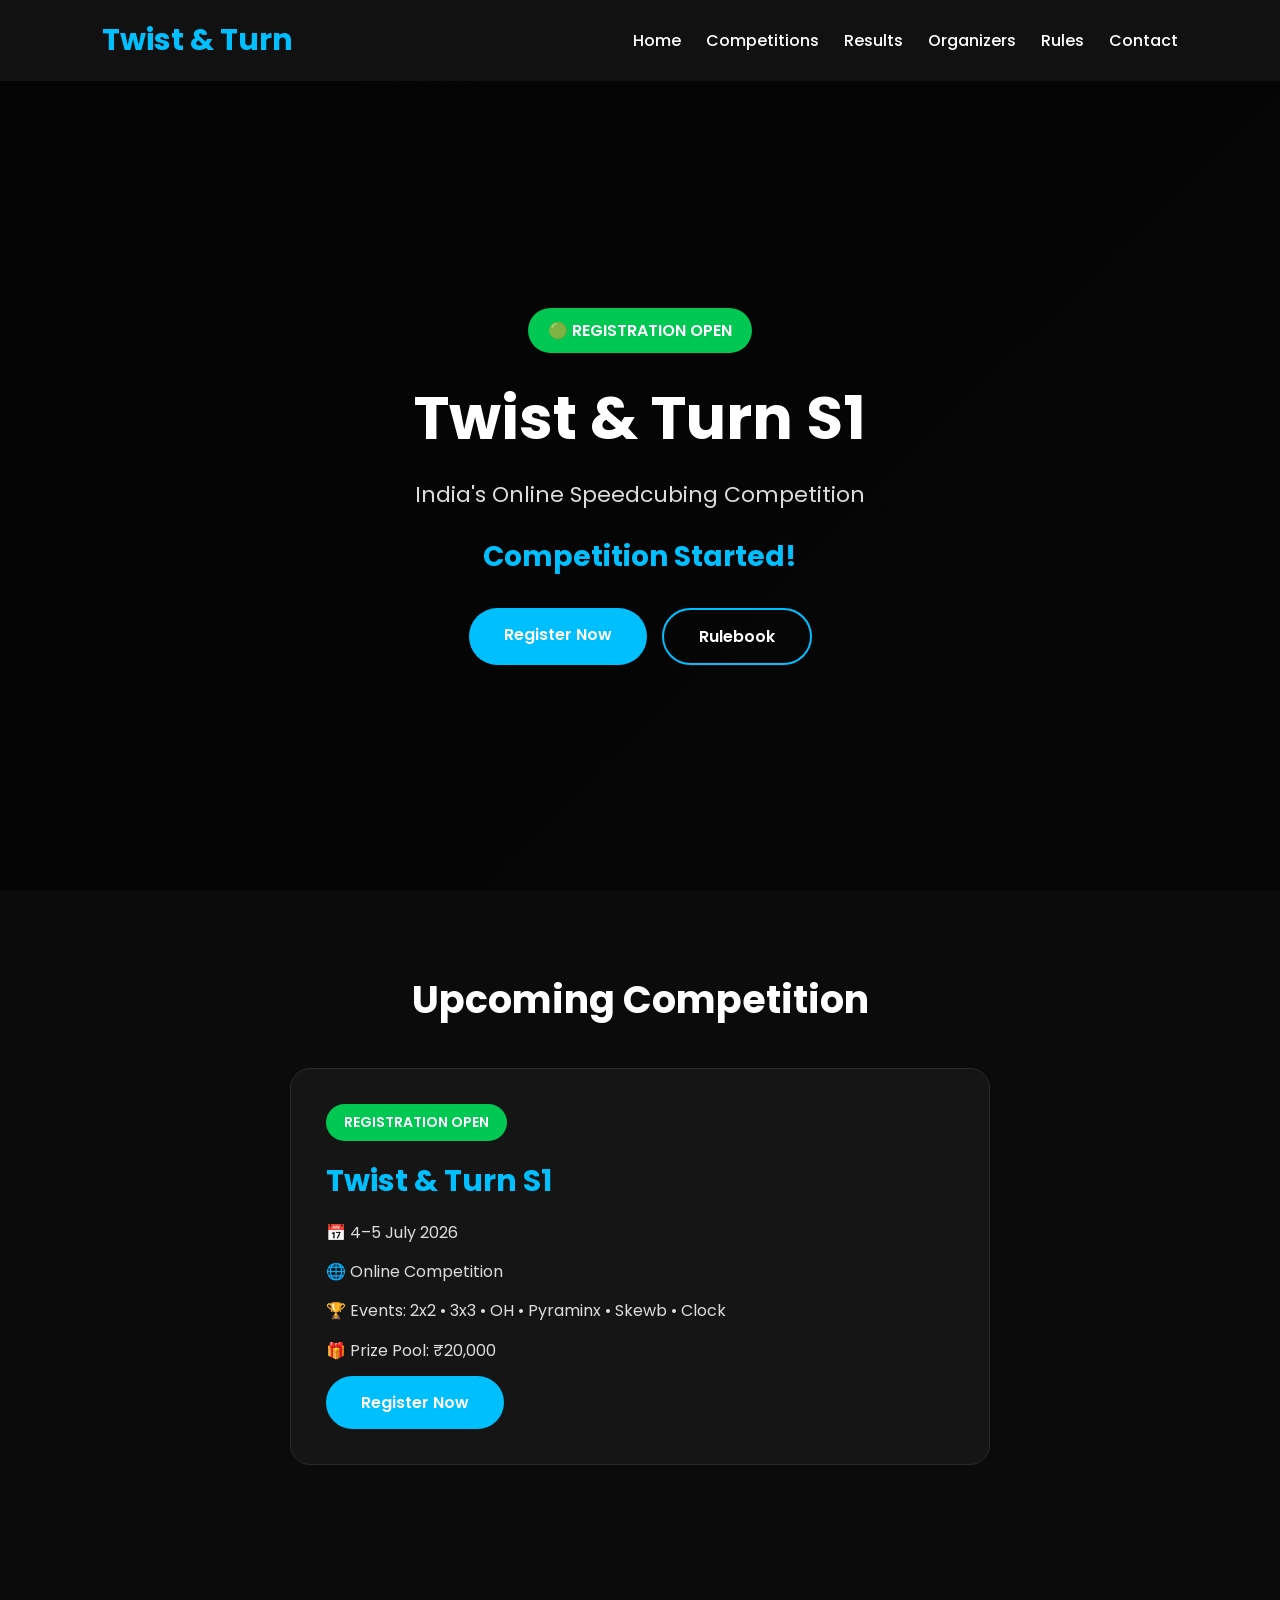
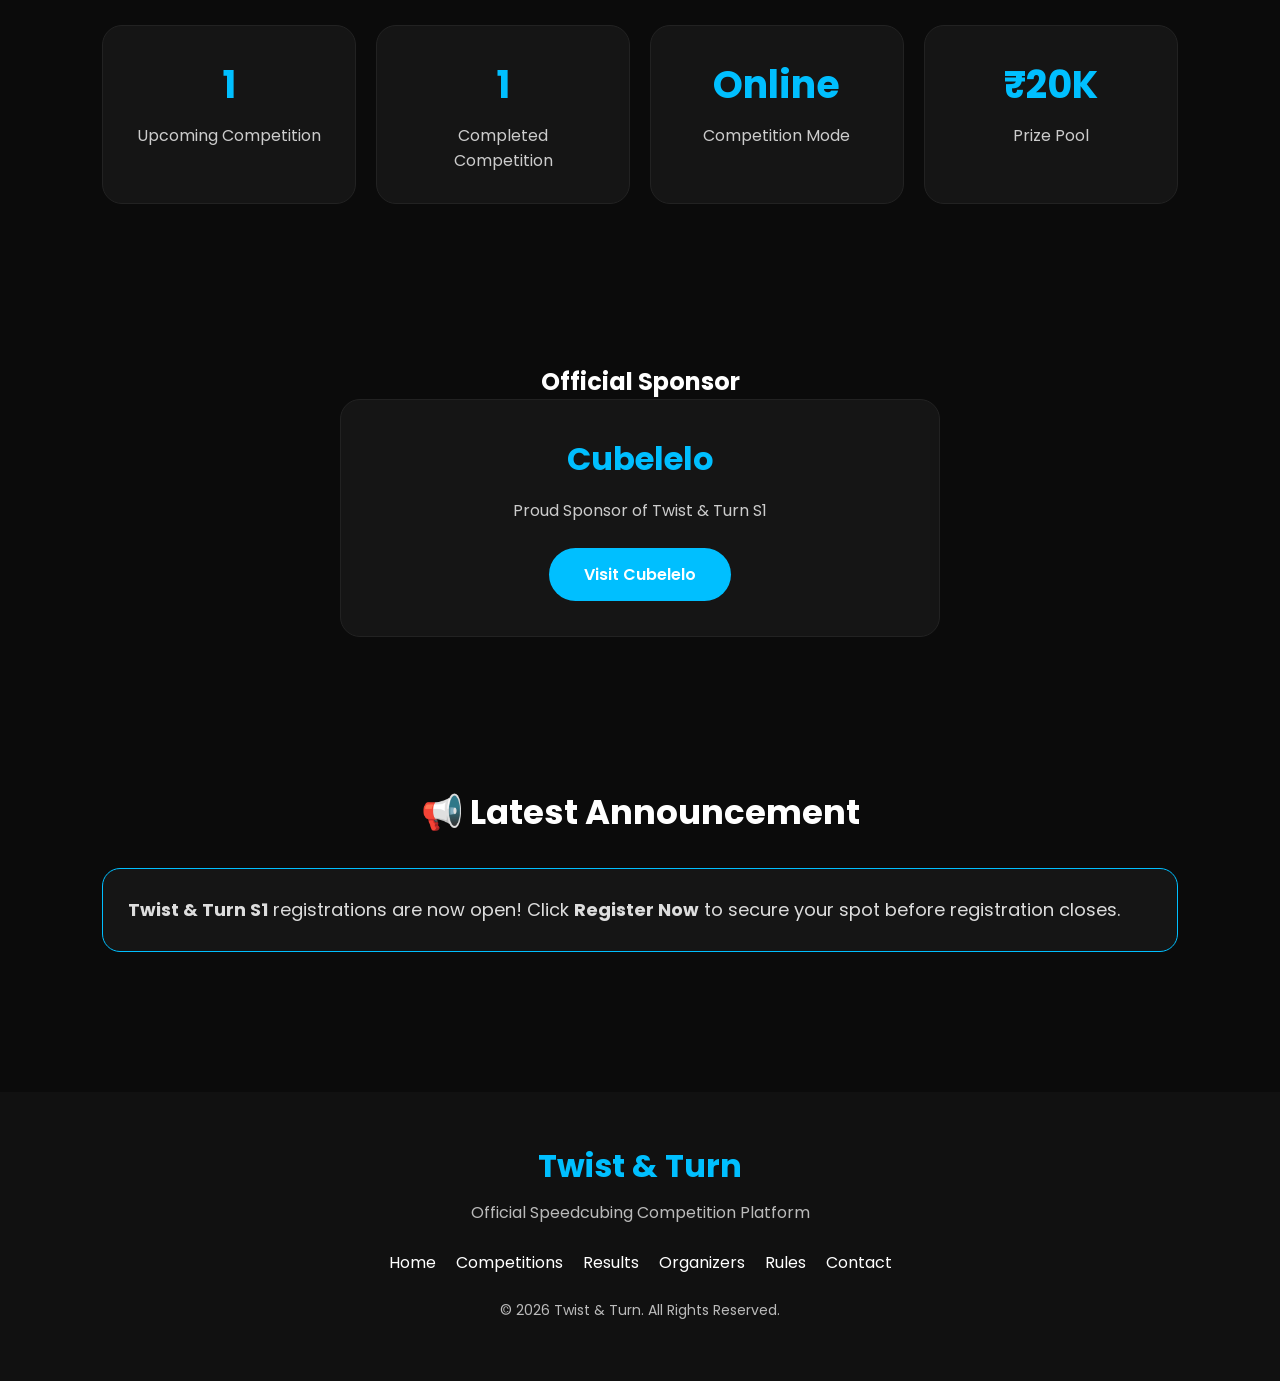
<file: index.html>
<!DOCTYPE html>
<html lang="en">

<head>

<meta charset="UTF-8">

<meta name="viewport" content="width=device-width, initial-scale=1.0">

<title>Twist & Turn | Official</title>

<link rel="stylesheet" href="style.css">

<link rel="preconnect" href="https://fonts.googleapis.com">

<link rel="preconnect" href="https://fonts.gstatic.com" crossorigin>

<link href="https://fonts.googleapis.com/css2?family=Poppins:wght@300;400;500;600;700&display=swap" rel="stylesheet">

</head>

<body>

<header>

<div class="logo">Twist & Turn</div>

<div class="menu-btn" onclick="toggleMenu()">
☰
</div>

<nav id="navMenu">

<a href="index.html">Home</a>
<a href="competitions.html">Competitions</a>
<a href="results.html">Results</a>
<a href="organizers.html">Organizers</a>
<a href="rules.html">Rules</a>
<a href="contact.html">Contact</a>

</nav>

</header>

<section class="hero">

<div class="overlay"></div>

<div class="hero-content">

<span class="badge">🟢 REGISTRATION OPEN</span>

<h1>Twist & Turn S1</h1>

<p>India's Online Speedcubing Competition</p>

<div id="countdown">
Loading Countdown...
</div>

<div class="hero-buttons">

<a href="https://www.cubelelo.com/products/twist-turn-s1" target="_blank" class="btn">
Register Now
</a>

<a href="rules.html" class="btn btn-outline">
Rulebook
</a>

</div>

</div>

</section>

</section>
<section class="upcoming" id="upcoming">

<h2>Upcoming Competition</h2>

<div class="competition-card">

<span class="status">REGISTRATION OPEN</span>

<h3>Twist & Turn S1</h3>

<p>📅 4–5 July 2026</p>

<p>🌐 Online Competition</p>

<p>🏆 Events: 2x2 • 3x3 • OH • Pyraminx • Skewb • Clock</p>

<p>🎁 Prize Pool: ₹20,000</p>

<a href="https://www.cubelelo.com/products/twist-turn-s1" class="btn">Register Now</a>

</div>

</section>
<section class="stats">

<div class="stat">
<h2>1</h2>
<p>Upcoming Competition</p>
</div>

<div class="stat">
<h2>1</h2>
<p>Completed Competition</p>
</div>

<div class="stat">
<h2>Online</h2>
<p>Competition Mode</p>
</div>

<div class="stat">
<h2>₹20K</h2>
<p>Prize Pool</p>
</div>

</section>
  <section class="sponsors">

<h2>Official Sponsor</h2>

<div class="sponsor-card">

<h3>Cubelelo</h3>

<p>Proud Sponsor of Twist & Turn S1</p>

<a href="https://www.cubelelo.com" target="_blank" class="btn">
Visit Cubelelo
</a>

</div>

  </section>
<section class="announcement">

<h2>📢 Latest Announcement</h2>

<div class="announcement-box">
<p><strong>Twist & Turn S1</strong> registrations are now open! Click <strong>Register Now</strong> to secure your spot before registration closes.</p>
</div>

</section>
</section>
  <footer>

<div class="footer-content">

<h2>Twist & Turn</h2>

<p>Official Speedcubing Competition Platform</p>

<div class="footer-links">
<a href="index.html">Home</a>
<a href="competitions.html">Competitions</a>
<a href="results.html">Results</a>
<a href="organizers.html">Organizers</a>
<a href="rules.html">Rules</a>
<a href="contact.html">Contact</a>
</div>

<p class="copyright">
© 2026 Twist & Turn. All Rights Reserved.
</p>

</div>

  </footer>
  <script src="script.js"></script>
</file>
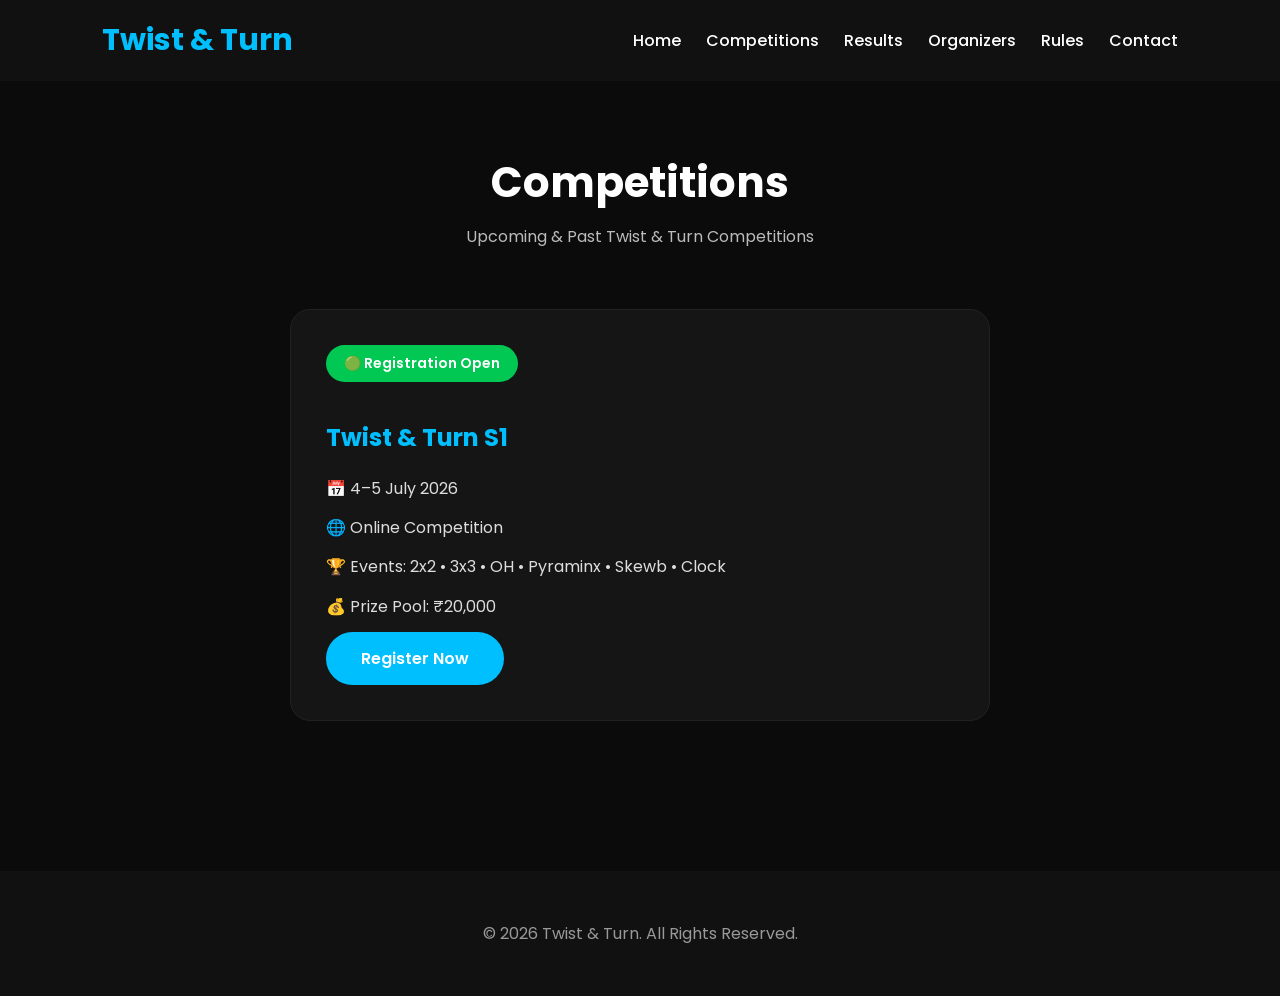
<file: competitions.html>
<!DOCTYPE html>
<html lang="en">
<head>
<meta charset="UTF-8">
<meta name="viewport" content="width=device-width, initial-scale=1.0">
<title>Competitions | Twist & Turn</title>

<link rel="stylesheet" href="style.css">

<link href="https://fonts.googleapis.com/css2?family=Poppins:wght@300;400;500;600;700&display=swap" rel="stylesheet">
</head>

<body>

<header>

<div class="logo">Twist & Turn</div>

<nav>

<a href="index.html">Home</a>
<a href="competitions.html">Competitions</a>
<a href="results.html">Results</a>
<a href="organizers.html">Organizers</a>
<a href="rules.html">Rules</a>
<a href="contact.html">Contact</a>

</nav>

</header>

<section class="page-title">

<h1>Competitions</h1>

<p>Upcoming & Past Twist & Turn Competitions</p>

</section>

<section class="competition-list">

<div class="competition-box">

<span class="status">🟢 Registration Open</span>

<h2>Twist & Turn S1</h2>

<p>📅 4–5 July 2026</p>

<p>🌐 Online Competition</p>

<p>🏆 Events: 2x2 • 3x3 • OH • Pyraminx • Skewb • Clock</p>

<p>💰 Prize Pool: ₹20,000</p>

<a href="PASTE_YOUR_REGISTRATION_LINK_HERE" target="_blank" class="btn">
Register Now
</a>

</div>

</section>

<footer>

<p>© 2026 Twist & Turn. All Rights Reserved.</p>

</footer>

</body>

</html>
</file>
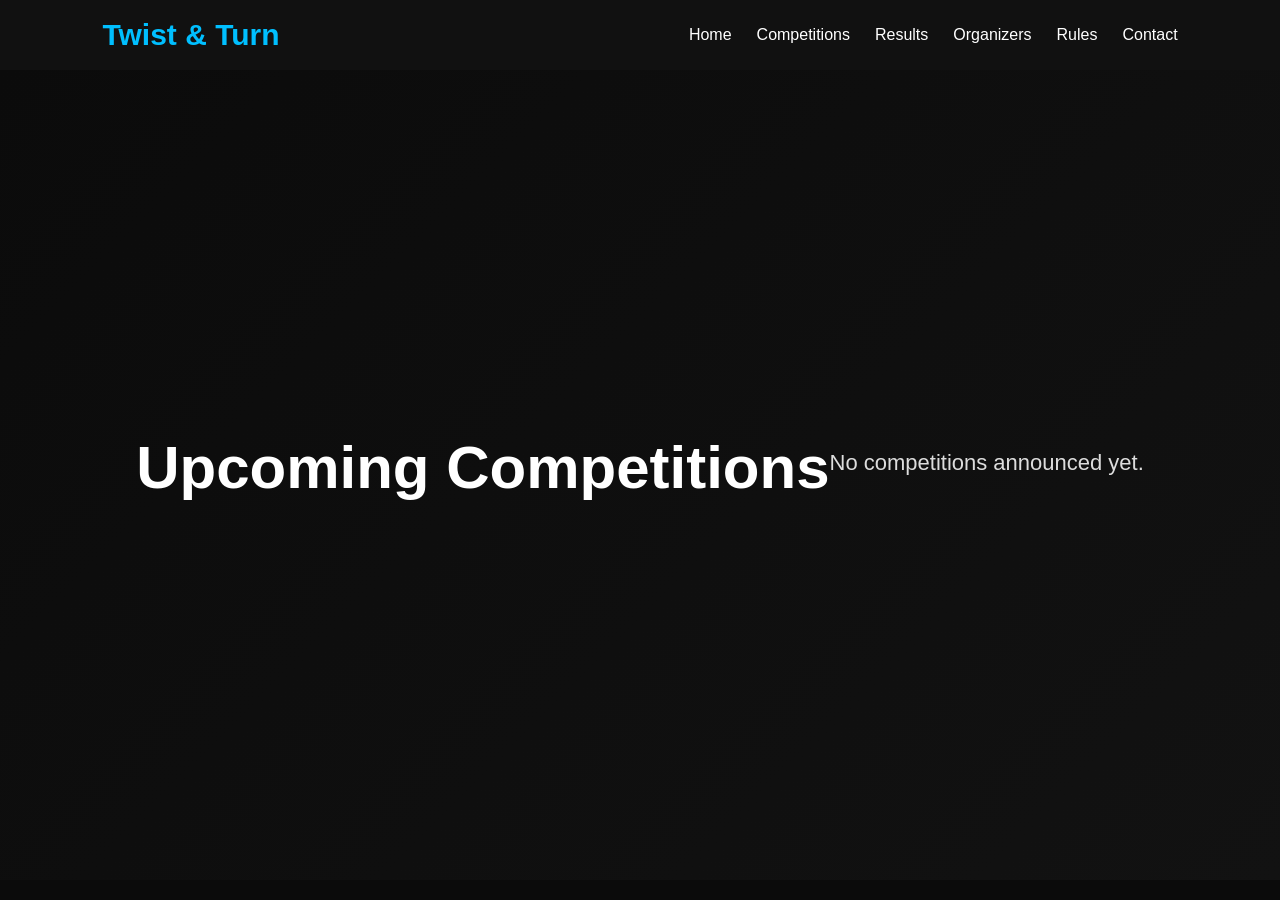
<file: Compitition.html>
<!DOCTYPE html>
<html lang="en">
<head>
<meta charset="UTF-8">
<meta name="viewport" content="width=device-width, initial-scale=1.0">
<title>Competitions | Twist & Turn</title>
<link rel="stylesheet" href="style.css">
</head>
<body>

<header>
<div class="logo">Twist & Turn</div>

<nav>
<a href="index.html">Home</a>
<a href="competitions.html">Competitions</a>
<a href="results.html">Results</a>
<a href="organizers.html">Organizers</a>
<a href="rules.html">Rules</a>
<a href="contact.html">Contact</a>
</nav>

</header>

<section class="hero">
<h1>Upcoming Competitions</h1>
<p>No competitions announced yet.</p>
</section>

</body>
</html>
</file>
<file: style.css>
*{
margin:0;
padding:0;
box-sizing:border-box;
font-family:'Poppins',sans-serif;
}

body{
background:#0b0b0b;
color:white;
}

header{
display:flex;
justify-content:space-between;
align-items:center;
padding:18px 8%;
background:#111;
position:sticky;
top:0;
z-index:1000;
}

.logo{
font-size:30px;
font-weight:700;
color:#00bfff;
}

.menu-btn{
display:none;
font-size:32px;
cursor:pointer;
color:white;
}

nav{
display:flex;
gap:25px;
}

nav a{
text-decoration:none;
color:white;
font-weight:500;
transition:.3s;
}

nav a:hover{
color:#00bfff;
}

@media(max-width:768px){

.menu-btn{
display:block;
}

nav{
display:none;
flex-direction:column;
position:absolute;
top:75px;
left:0;
width:100%;
background:#111;
padding:20px 0;
text-align:center;
}

nav.active{
display:flex;
}

}

.hero{
position:relative;
height:100vh;
display:flex;
justify-content:center;
align-items:center;
text-align:center;
padding:20px;
background:url("images/hero/s1-poster.jpg") center/cover no-repeat;
overflow:hidden;
}

.overlay{
position:absolute;
top:0;
left:0;
width:100%;
height:100%;
background:rgba(0,0,0,.65);
}

.hero-content{
position:relative;
z-index:2;
max-width:700px;
}

.badge{
display:inline-block;
background:#00c853;
padding:10px 20px;
border-radius:30px;
font-weight:600;
margin-bottom:20px;
}

.hero h1{
font-size:60px;
margin-bottom:15px;
}

.hero p{
font-size:22px;
color:#ddd;
margin-bottom:25px;
}

#countdown{
font-size:28px;
font-weight:700;
margin-bottom:30px;
color:#00bfff;
}

.hero-buttons{
display:flex;
justify-content:center;
gap:15px;
flex-wrap:wrap;
}

.btn-outline{
background:transparent;
border:2px solid #00bfff;
}

.btn-outline:hover{
background:#00bfff;
}

@media(max-width:768px){

.hero h1{
font-size:38px;
}

.hero p{
font-size:18px;
}

#countdown{
font-size:22px;
}

}
.btn{
display:inline-block;
padding:14px 35px;
background:#00bfff;
color:white;
text-decoration:none;
border-radius:40px;
font-weight:600;
transition:.3s;
}

.btn:hover{
transform:scale(1.08);
}

.cards{
padding:70px 8%;
display:grid;
grid-template-columns:repeat(auto-fit,minmax(280px,1fr));
gap:25px;
}

.card{
background:#181818;
padding:30px;
border-radius:18px;
transition:.3s;
border:1px solid #222;
}

.card:hover{
transform:translateY(-8px);
border-color:#00bfff;
}

.card h2{
margin-bottom:15px;
color:#00bfff;
}

footer{
text-align:center;
padding:25px;
background:#111;
margin-top:40px;
color:#999;
}

@media(max-width:768px){

header{
flex-direction:column;
gap:15px;
}

nav{
flex-wrap:wrap;
justify-content:center;
gap:15px;
}

.hero h1{
font-size:36px;
}

.hero p{
font-size:17px;
}

}
.upcoming{
padding:80px 8%;
}

.upcoming h2{
text-align:center;
font-size:38px;
margin-bottom:40px;
}

.competition-card{
max-width:700px;
margin:auto;
background:#151515;
padding:35px;
border-radius:20px;
border:1px solid #2b2b2b;
transition:.3s;
}

.competition-card:hover{
transform:translateY(-8px);
border-color:#00bfff;
}

.status{
display:inline-block;
background:#00c853;
padding:8px 18px;
border-radius:30px;
font-size:14px;
font-weight:600;
margin-bottom:18px;
}

.competition-card h3{
font-size:30px;
margin-bottom:15px;
color:#00bfff;
}

.competition-card p{
margin:12px 0;
color:#ddd;
line-height:1.7;
}
.stats{
padding:80px 8%;
display:grid;
grid-template-columns:repeat(auto-fit,minmax(160px,1fr));
gap:20px;
}

.stat{
background:#151515;
padding:30px;
border-radius:20px;
text-align:center;
border:1px solid #222;
transition:.3s;
}

.stat:hover{
transform:translateY(-6px);
border-color:#00bfff;
}

.stat h2{
color:#00bfff;
font-size:38px;
margin-bottom:10px;
}

.stat p{
color:#ccc;
}
.announcement{
padding:70px 8%;
}

.announcement h2{
text-align:center;
font-size:34px;
margin-bottom:30px;
}

.announcement-box{
background:#151515;
border:1px solid #00bfff;
border-radius:18px;
padding:25px;
font-size:18px;
line-height:1.8;
color:#ddd;
}
footer{
background:#111;
padding:50px 8%;
margin-top:70px;
}

.footer-content{
text-align:center;
}

.footer-content h2{
color:#00bfff;
font-size:32px;
margin-bottom:10px;
}

.footer-content p{
color:#bbb;
margin:10px 0;
}

.footer-links{
margin:25px 0;
display:flex;
justify-content:center;
flex-wrap:wrap;
gap:20px;
}

.footer-links a{
color:white;
text-decoration:none;
transition:.3s;
}

.footer-links a:hover{
color:#00bfff;
}

.copyright{
margin-top:20px;
font-size:14px;
color:#777;
}
.sponsors{
padding:80px 8%;
text-align:center;
}

.sponsor-card{
max-width:600px;
margin:auto;
background:#151515;
padding:35px;
border-radius:20px;
border:1px solid #222;
transition:.3s;
}

.sponsor-card:hover{
border-color:#00bfff;
transform:translateY(-6px);
}

.sponsor-card h3{
font-size:32px;
color:#00bfff;
margin-bottom:15px;
}

.sponsor-card p{
color:#ccc;
margin-bottom:25px;
}
.hero{
height:90vh;
display:flex;
justify-content:center;
align-items:center;
text-align:center;
padding:20px;
background:linear-gradient(135deg,#0b0b0b,#121212);
}

.hero-content{
max-width:700px;
}

.hero-buttons{
margin-top:30px;
display:flex;
justify-content:center;
gap:15px;
flex-wrap:wrap;
}
.page-title{
padding:70px 8% 30px;
text-align:center;
}

.page-title h1{
font-size:42px;
margin-bottom:10px;
}

.page-title p{
color:#bbb;
}

.competition-list{
padding:30px 8% 80px;
}

.competition-box{
background:#151515;
padding:35px;
border-radius:20px;
border:1px solid #222;
max-width:700px;
margin:auto;
}

.competition-box h2{
color:#00bfff;
margin:20px 0;
}

.competition-box p{
margin:12px 0;
line-height:1.7;
color:#ddd;
}

.btn-outline{
background:transparent;
border:2px solid #00bfff;
}

.btn-outline:hover{
background:#00bfff;
}
</file>
